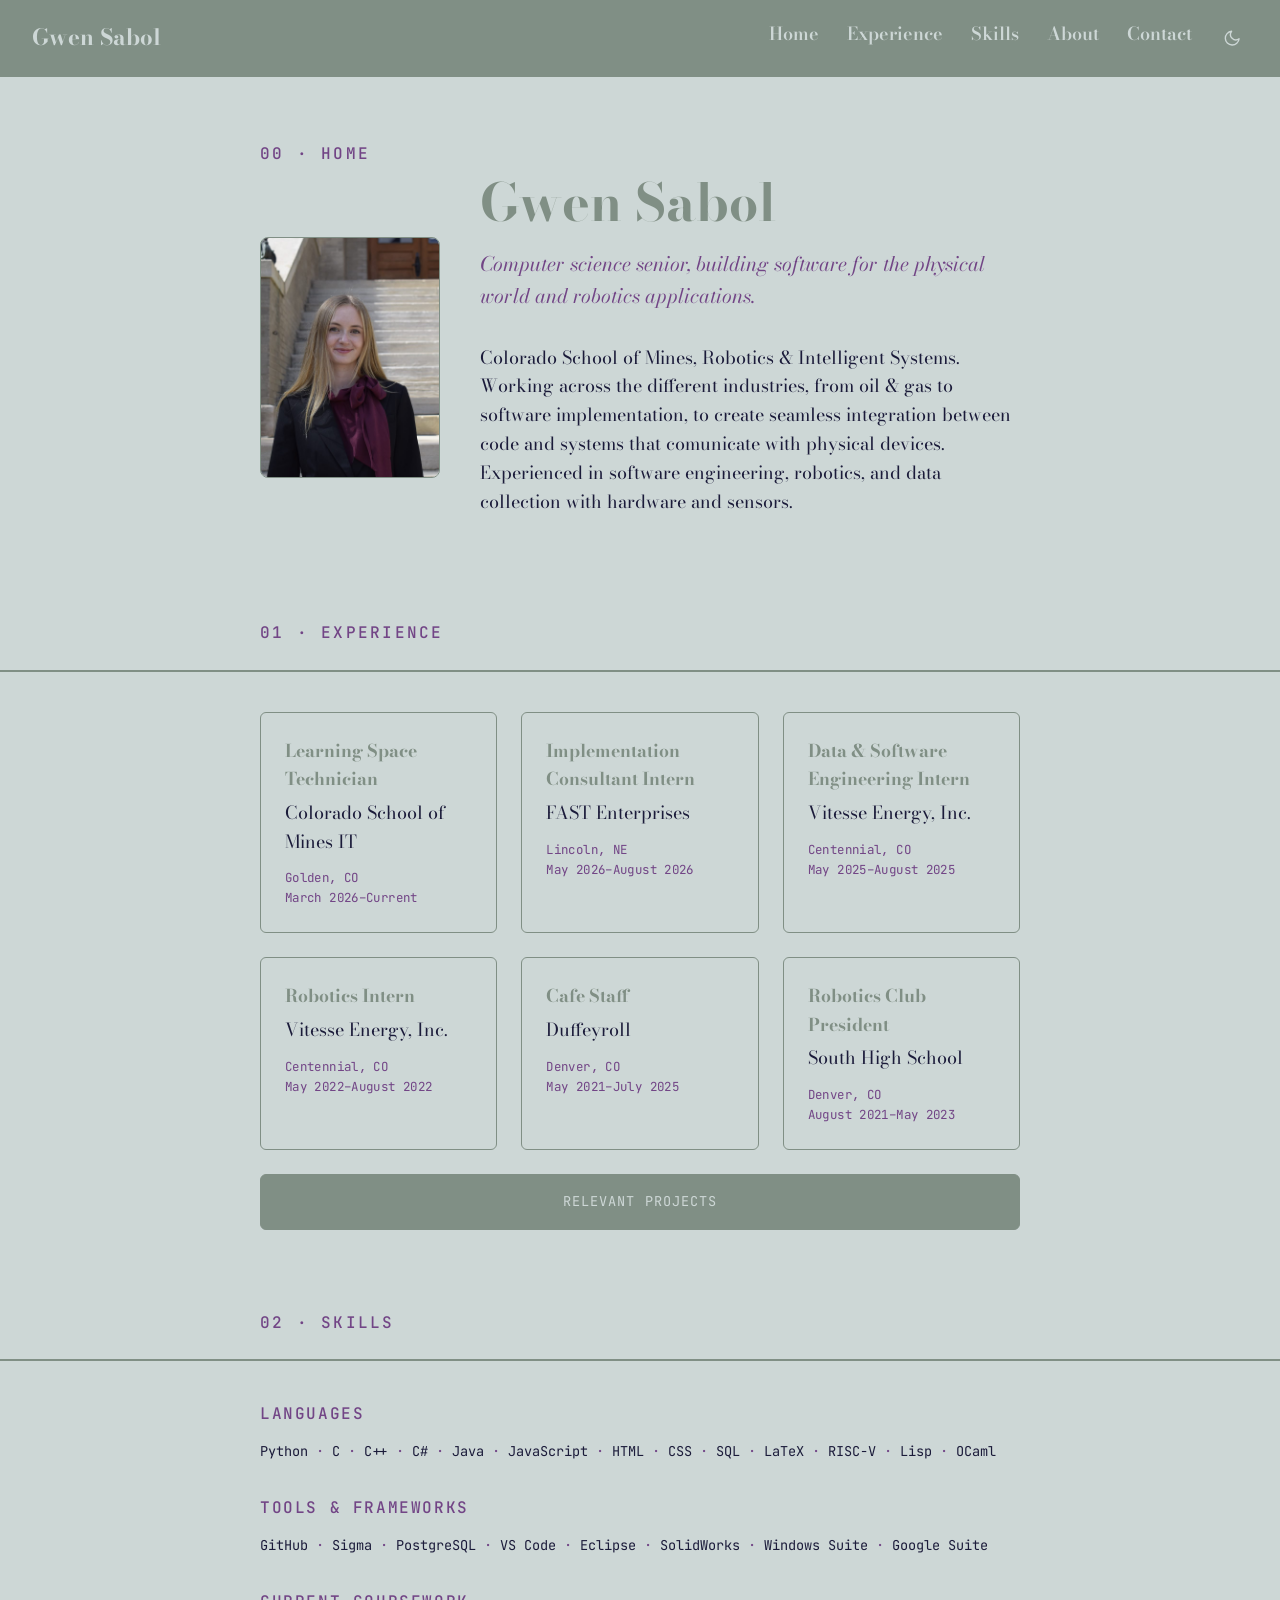
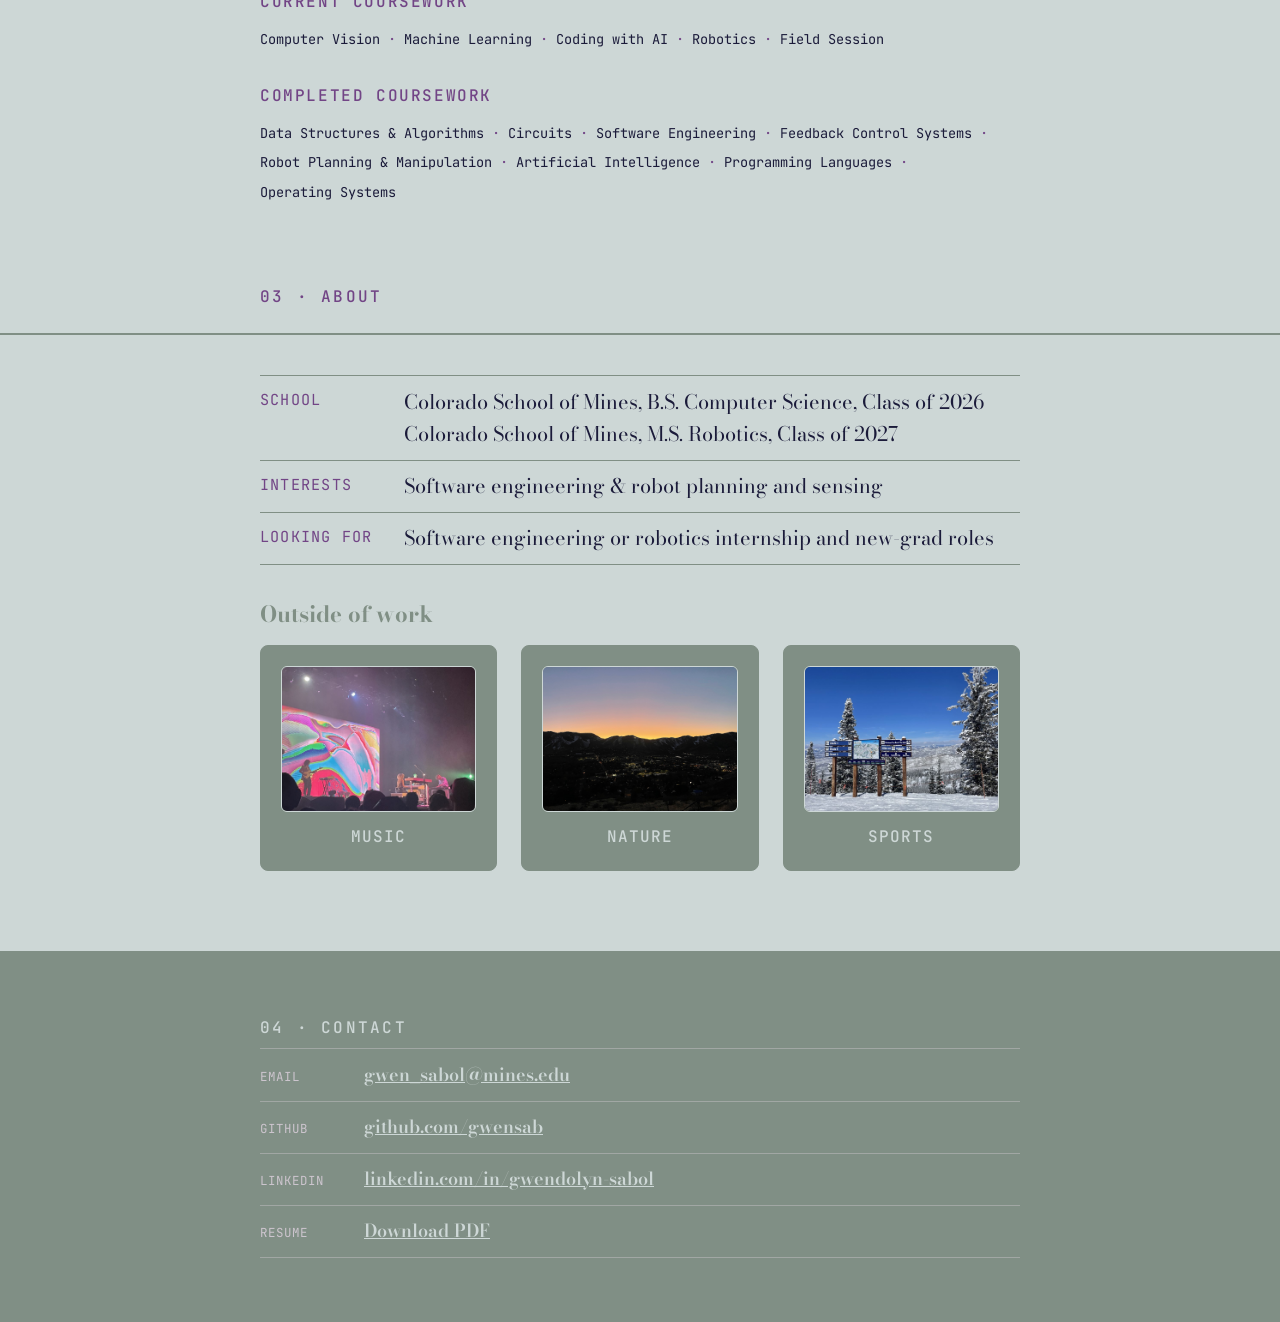
<file: index.html>
<!doctype html>
<html lang="en">
<head>
  <meta charset="utf-8">
  <meta name="viewport" content="width=device-width, initial-scale=1">
  <title>Gwen Sabol</title>
  <link rel="preconnect" href="https://fonts.googleapis.com">
  <link rel="preconnect" href="https://fonts.gstatic.com" crossorigin>
  <link href="https://fonts.googleapis.com/css2?family=Bodoni+Moda:ital,wght@0,400;0,500;0,600;0,700;1,400;1,500;1,600&family=JetBrains+Mono:wght@400;500;600;700&display=swap" rel="stylesheet">
  <link rel="stylesheet" href="style.css">
</head>
<body>
  <!-- Home page: the site's landing page and only page in the top nav that
       isn't a full page of its own, everything else (Experience, Skills,
       About, Contact) is a same-page section jumped to by id (#home,
       #experience, etc.). Projects, Music, Nature, and Sports are separate
       pages linked from inside these sections rather than from the nav. -->
  <script>document.documentElement.setAttribute('data-theme', localStorage.getItem('theme') === 'dark' ? 'dark' : 'light');</script>

  <header class="topnav">
    <a class="site-name" href="#home">Gwen Sabol</a>
    <div class="topnav-right">
      <nav aria-label="Primary">
        <ul>
          <li><a href="#home">Home</a></li>
          <li><a href="#experience">Experience</a></li>
          <li><a href="#skills">Skills</a></li>
          <li><a href="#about">About</a></li>
          <li><a href="#contact">Contact</a></li>
        </ul>
      </nav>
      <button id="theme-toggle" class="theme-toggle" type="button" aria-label="Switch to dark mode">
        <svg class="icon-moon" viewBox="0 0 24 24"><path d="M21 12.79A9 9 0 1111.21 3 7 7 0 0021 12.79z"/></svg>
        <svg class="icon-sun" viewBox="0 0 24 24"><circle cx="12" cy="12" r="4"/><path d="M12 2v2M12 20v2M4.93 4.93l1.41 1.41M17.66 17.66l1.41 1.41M2 12h2M20 12h2M4.93 19.07l1.41-1.41M17.66 6.34l1.41-1.41"/></svg>
      </button>
    </div>
  </header>
  <script>
    document.getElementById('theme-toggle').addEventListener('click', function () {
      var next = document.documentElement.getAttribute('data-theme') === 'dark' ? 'light' : 'dark';
      document.documentElement.setAttribute('data-theme', next);
      localStorage.setItem('theme', next);
    });
  </script>

  <main>
    <section id="home" class="page-section">
      <div class="section-box">
        <p class="eyebrow">00 &middot; Home</p>
        <div class="home-layout">
          <img class="headshot" src="attachments/headshot.jpg" alt="Portrait of Gwen Sabol">
          <div class="prose">
            <h1>Gwen Sabol</h1>
            <p class="tagline">Computer science senior, building software for the physical world and robotics applications.</p>
            <p>
              Colorado School of Mines, Robotics &amp; Intelligent Systems. <br>
              Working across the different industries, from oil &amp; gas to software implementation, 
              to create seamless integration between code and systems that comunicate with physical devices. 
              Experienced in software engineering, robotics, and data collection with hardware and sensors.
            </p>
          </div>
        </div>
      </div>
    </section>

    <!-- Experience: work history, plus a button to projects.html (the
         Relevant Projects page, no longer in the top nav). -->
    <section id="experience" class="page-section">
      <div class="section-box">
        <p class="eyebrow">01 &middot; Experience</p>
      </div>
      <div class="section-rule" aria-hidden="true"></div>
      <div class="section-box section-body">
        <div class="experience-grid">
          <div class="experience-card">
            <h3>Learning Space Technician</h3>
            <p class="company">Colorado School of Mines IT</p>
            <p class="meta">Golden, CO<br>March 2026&ndash;Current</p>
          </div>

          <div class="experience-card">
            <h3>Implementation Consultant Intern</h3>
            <p class="company">FAST Enterprises</p>
            <p class="meta">Lincoln, NE<br>May 2026&ndash;August 2026</p>
          </div>

          <div class="experience-card">
            <h3>Data &amp; Software Engineering Intern</h3>
            <p class="company">Vitesse Energy, Inc.</p>
            <p class="meta">Centennial, CO<br>May 2025&ndash;August 2025</p>
          </div>

          <div class="experience-card">
            <h3>Robotics Intern</h3>
            <p class="company">Vitesse Energy, Inc.</p>
            <p class="meta">Centennial, CO<br>May 2022&ndash;August 2022</p>
          </div>

          <div class="experience-card">
            <h3>Cafe Staff</h3>
            <p class="company">Duffeyroll</p>
            <p class="meta">Denver, CO<br>May 2021&ndash;July 2025</p>
          </div>

          <div class="experience-card">
            <h3>Robotics Club President</h3>
            <p class="company">South High School</p>
            <p class="meta">Denver, CO<br>August 2021&ndash;May 2023</p>
          </div>

        </div>

        <a class="relevant-projects-btn" href="projects.html">Relevant Projects</a>
      </div>
    </section>

    <section id="skills" class="page-section">
      <div class="section-box">
        <p class="eyebrow">02 &middot; Skills</p>
      </div>
      <div class="section-rule" aria-hidden="true"></div>
      <div class="section-box section-body">
        <div class="skill-group">
          <h3>Languages</h3>
          <ul class="tag-list">
            <li>Python</li>
            <li>C</li>
            <li>C++</li>
            <li>C#</li>
            <li>Java</li>
            <li>JavaScript</li>
            <li>HTML</li>
            <li>CSS</li>
            <li>SQL</li>
            <li>LaTeX</li>
            <li>RISC-V</li>
            <li>Lisp</li>
            <li>OCaml</li>
          </ul>
        </div>

        <div class="skill-group">
          <h3>Tools &amp; frameworks</h3>
          <ul class="tag-list">
            <li>GitHub</li>
            <li>Sigma</li>
            <li>PostgreSQL</li>
            <li>VS Code</li>
            <li>Eclipse</li>
            <li>SolidWorks</li>
            <li>Windows Suite</li>
            <li>Google Suite</li>
          </ul>
        </div>

        <div class="skill-group">
          <h3>Current Coursework</h3>
          <ul class="tag-list">
            <li>Computer Vision</li>
            <li>Machine Learning</li>
            <li>Coding with AI</li>
            <li>Robotics</li>
            <li>Field Session</li>
          </ul>
        </div>

        <div class="skill-group">
          <h3>Completed Coursework</h3>
          <ul class="tag-list">
            <li>Data Structures &amp; Algorithms</li>
            <li>Circuits</li>
            <li>Software Engineering</li>
            <li>Feedback Control Systems</li>
            <li>Robot Planning &amp; Manipulation</li>
            <li>Artificial Intelligence</li>
            <li>Programming Languages</li>
            <li>Operating Systems</li>
          </ul>
        </div>
      </div>
    </section>

    <!-- About: the fact list, plus the "Outside of work" tiles that link to
         concerts.html, hiking.html, and skiing.html (also not in the nav). -->
    <section id="about" class="page-section">
      <div class="section-box">
        <p class="eyebrow">03 &middot; About</p>
      </div>
      <div class="section-rule" aria-hidden="true"></div>
      <div class="section-box section-body">
        <ul class="fact-list">
          <li><span class="label">School</span> <span>Colorado School of Mines, B.S. Computer Science, Class of 2026<br>Colorado School of Mines, M.S. Robotics, Class of 2027</span></li>
          <li><span class="label">Interests</span> Software engineering &amp; robot planning and sensing</li>
          <li><span class="label">Looking for</span> Software engineering or robotics internship and new-grad roles</li>
        </ul>

        <h3>Outside of work</h3>
        <div class="interest-grid">
          <a class="interest-item" href="concerts.html">
            <img class="placeholder-photo" src="attachments/concerts/concert_1.jpg" alt="Music photo">
            <span class="interest-name">Music</span>
          </a>

          <a class="interest-item" href="hiking.html">
            <img class="placeholder-photo" src="attachments/nature/nature_1.jpg" alt="Nature photo">
            <span class="interest-name">Nature</span>
          </a>

          <a class="interest-item" href="skiing.html">
            <img class="placeholder-photo" src="attachments/sports/skiing_1.jpg" alt="Sports photo">
            <span class="interest-name">Sports</span>
          </a>
        </div>
      </div>
    </section>

    <section id="contact" class="page-section">
      <div class="contact-bar">
        <div class="section-box">
          <p class="eyebrow">04 &middot; Contact</p>
          <ul class="contact-list">
            <li><span class="label">Email</span> <a href="mailto:gwen_sabol@mines.edu">gwen_sabol@mines.edu</a></li>
            <li><span class="label">GitHub</span> <a href="https://github.com/gwensab">github.com/gwensab</a></li>
            <li><span class="label">LinkedIn</span> <a href="https://linkedin.com/in/gwendolyn-sabol">linkedin.com/in/gwendolyn-sabol</a></li>
            <li><span class="label">Resume</span> <a href="attachments/resume.pdf">Download PDF</a></li>
          </ul>
        </div>
      </div>
    </section>
  </main>

</body>
</html>
</file>
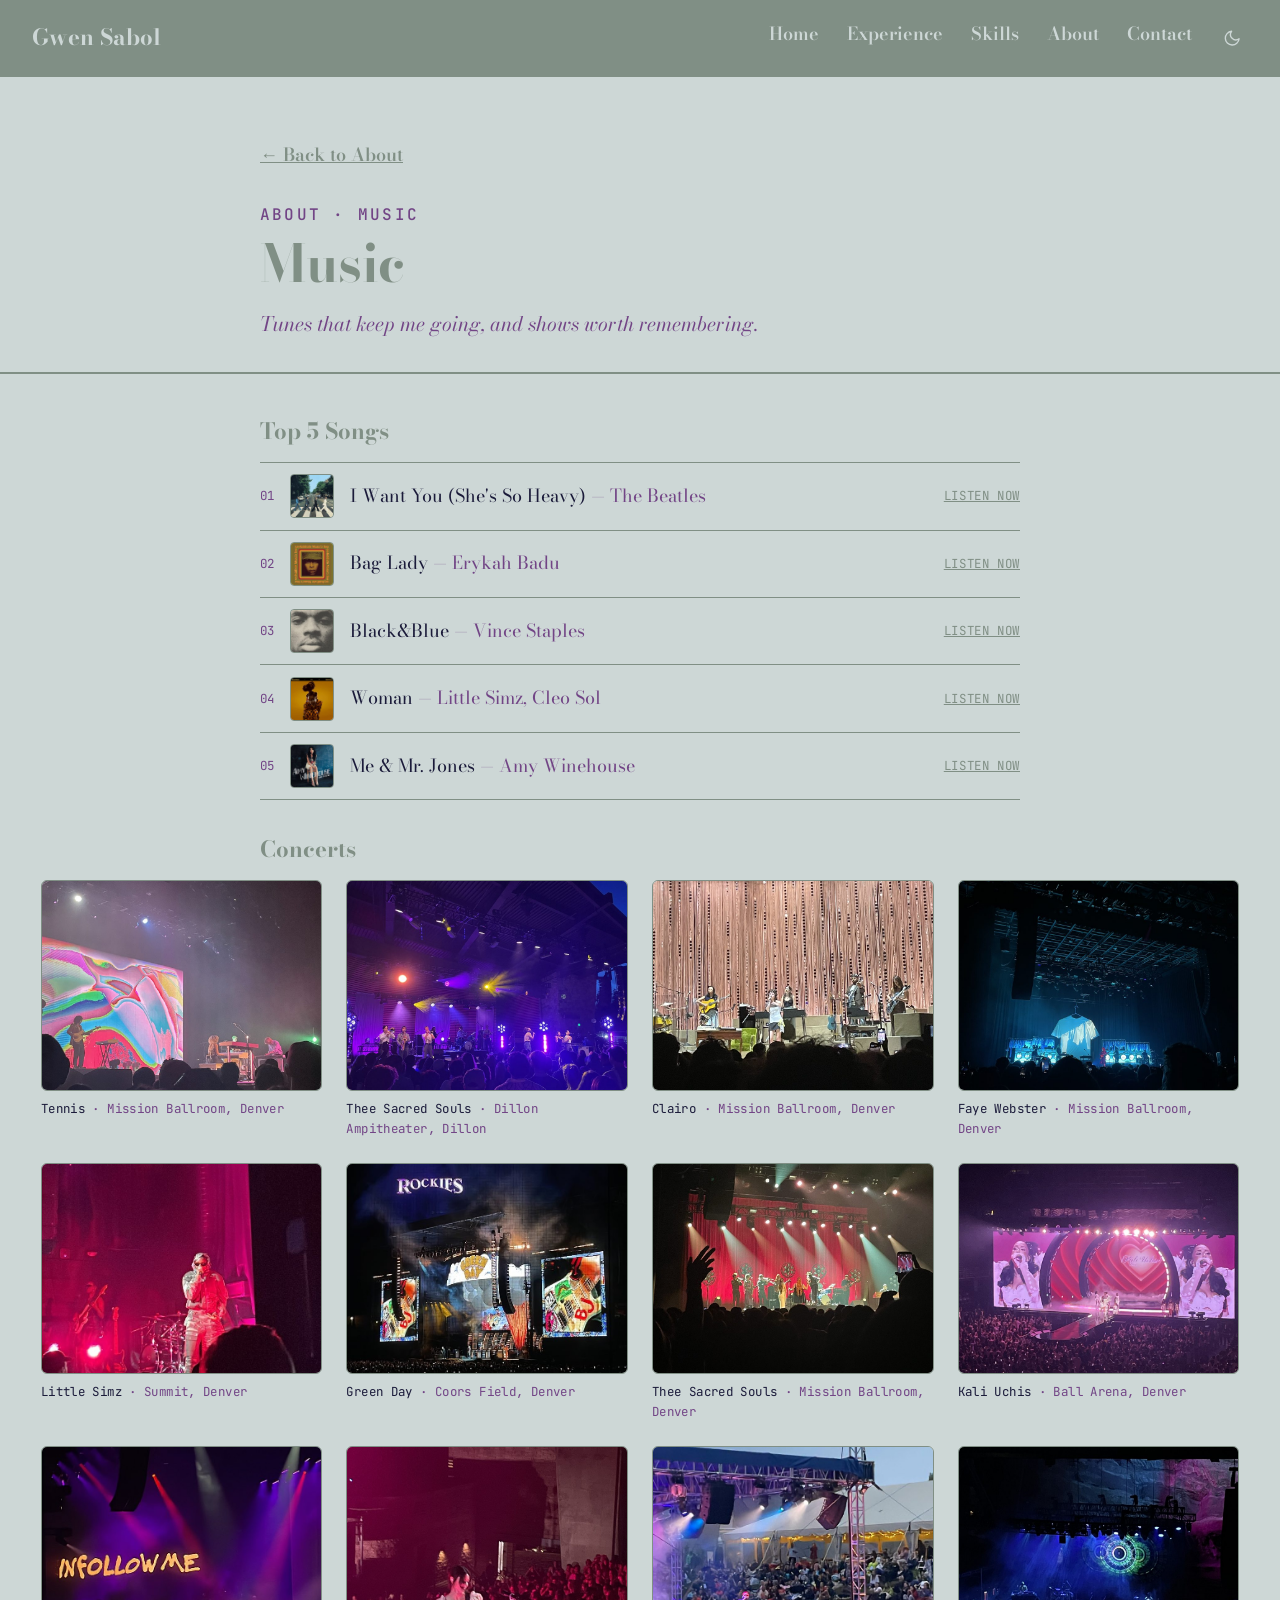
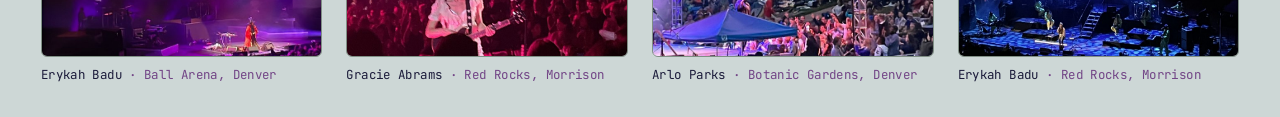
<file: concerts.html>
<!doctype html>
<html lang="en">
<head>
  <meta charset="utf-8">
  <meta name="viewport" content="width=device-width, initial-scale=1">
  <title>Music - Gwen Sabol</title>
  <link rel="preconnect" href="https://fonts.googleapis.com">
  <link rel="preconnect" href="https://fonts.gstatic.com" crossorigin>
  <link href="https://fonts.googleapis.com/css2?family=Bodoni+Moda:ital,wght@0,400;0,500;0,600;0,700;1,400;1,500;1,600&family=JetBrains+Mono:wght@400;500;600;700&display=swap" rel="stylesheet">
  <link rel="stylesheet" href="style.css">
</head>
<body>
  <!-- Music page: one of three "Outside of work" pages linked from the About
       section's tiles on index.html (concerts.html, hiking.html,
       skiing.html), not from the top nav. -->
  <script>document.documentElement.setAttribute('data-theme', localStorage.getItem('theme') === 'dark' ? 'dark' : 'light');</script>

  <header class="topnav">
    <a class="site-name" href="index.html#home">Gwen Sabol</a>
    <div class="topnav-right">
      <nav aria-label="Primary">
        <ul>
          <li><a href="index.html#home">Home</a></li>
          <li><a href="index.html#experience">Experience</a></li>
          <li><a href="index.html#skills">Skills</a></li>
          <li><a href="index.html#about">About</a></li>
          <li><a href="index.html#contact">Contact</a></li>
        </ul>
      </nav>
      <button id="theme-toggle" class="theme-toggle" type="button" aria-label="Switch to dark mode">
        <svg class="icon-moon" viewBox="0 0 24 24"><path d="M21 12.79A9 9 0 1111.21 3 7 7 0 0021 12.79z"/></svg>
        <svg class="icon-sun" viewBox="0 0 24 24"><circle cx="12" cy="12" r="4"/><path d="M12 2v2M12 20v2M4.93 4.93l1.41 1.41M17.66 17.66l1.41 1.41M2 12h2M20 12h2M4.93 19.07l1.41-1.41M17.66 6.34l1.41-1.41"/></svg>
      </button>
    </div>
  </header>
  <script>
    document.getElementById('theme-toggle').addEventListener('click', function () {
      var next = document.documentElement.getAttribute('data-theme') === 'dark' ? 'light' : 'dark';
      document.documentElement.setAttribute('data-theme', next);
      localStorage.setItem('theme', next);
    });
  </script>

  <main>
    <div class="page-section">
      <div class="section-box">
        <a class="back-link" href="index.html#about">&larr; Back to About</a>
        <p class="eyebrow">About &middot; Music</p>
        <h1>Music</h1>
        <p class="tagline">Tunes that keep me going, and shows worth remembering.</p>
      </div>
      <div class="section-rule" aria-hidden="true"></div>
      <div class="section-box section-body">
        <h3>Top 5 Songs</h3>
        <ol class="song-list">
          <li><span class="rank">01</span><img class="cover" src="attachments/album_covers/beatles_album.jpg" alt="Album cover"><span class="song">I Want You (She's So Heavy) <span class="artist">&mdash; The Beatles</span></span><a class="listen-link" href="https://open.spotify.com/track/3Z25k4ZF6QENy2d9YatsM5" target="_blank" rel="noopener">Listen now</a></li>
          <li><span class="rank">02</span><img class="cover" src="attachments/album_covers/erykah_album.jpg" alt="Album cover"><span class="song">Bag Lady <span class="artist">&mdash; Erykah Badu</span></span><a class="listen-link" href="https://open.spotify.com/track/7BgUcOjSOlKJXASLgJ6bx1" target="_blank" rel="noopener">Listen now</a></li>
          <li><span class="rank">03</span><img class="cover" src="attachments/album_covers/vince_album.jpg" alt="Album cover"><span class="song">Black&amp;Blue <span class="artist">&mdash; Vince Staples</span></span><a class="listen-link" href="https://open.spotify.com/track/6sKGGi2pVKXR69s1SNdhGv" target="_blank" rel="noopener">Listen now</a></li>
          <li><span class="rank">04</span><img class="cover" src="attachments/album_covers/simz_album.jpg" alt="Album cover"><span class="song">Woman <span class="artist">&mdash; Little Simz, Cleo Sol</span></span><a class="listen-link" href="https://open.spotify.com/track/19e3zI5xbWppLkj4wSFBEu" target="_blank" rel="noopener">Listen now</a></li>
          <li><span class="rank">05</span><img class="cover" src="attachments/album_covers/amy_album.jpg" alt="Album cover"><span class="song">Me &amp; Mr. Jones <span class="artist">&mdash; Amy Winehouse</span></span><a class="listen-link" href="https://open.spotify.com/track/0gU2VBeGIIZ27xsdNdVcQ0" target="_blank" rel="noopener">Listen now</a></li>
        </ol>

        <h3>Concerts</h3>
        <div class="photo-grid">
          <div class="photo-card">
            <figure>
              <img class="placeholder-photo" src="attachments/concerts/concert_1.jpg" alt="Concert photo">
              <figcaption><span class="artist-name">Tennis</span> &middot; Mission Ballroom, Denver</figcaption>
            </figure>
          </div>
          <div class="photo-card">
            <figure>
              <img class="placeholder-photo" src="attachments/concerts/concert_2.jpg" alt="Concert photo">
              <figcaption><span class="artist-name">Thee Sacred Souls</span> &middot; Dillon Ampitheater, Dillon</figcaption>
            </figure>
          </div>
          <div class="photo-card">
            <figure>
              <img class="placeholder-photo" src="attachments/concerts/concert_3.jpg" alt="Concert photo" style="object-position: bottom;">
              <figcaption><span class="artist-name">Clairo</span> &middot; Mission Ballroom, Denver</figcaption>
            </figure>
          </div>
          <div class="photo-card">
            <figure>
              <img class="placeholder-photo" src="attachments/concerts/concert_4.jpg" alt="Concert photo">
              <figcaption><span class="artist-name">Faye Webster</span> &middot; Mission Ballroom, Denver</figcaption>
            </figure>
          </div>
          <div class="photo-card">
            <figure>
              <img class="placeholder-photo" src="attachments/concerts/concert_5.jpg" alt="Concert photo" style="object-position: bottom;">
              <figcaption><span class="artist-name">Little Simz</span> &middot; Summit, Denver</figcaption>
            </figure>
          </div>
          <div class="photo-card">
            <figure>
              <img class="placeholder-photo" src="attachments/concerts/concert_6.jpg" alt="Concert photo" style="object-position: bottom;">
              <figcaption><span class="artist-name">Green Day</span> &middot; Coors Field, Denver</figcaption>
            </figure>
          </div>
          <div class="photo-card">
            <figure>
              <img class="placeholder-photo" src="attachments/concerts/concert_7.jpg" alt="Concert photo" style="object-position: bottom;">
              <figcaption><span class="artist-name">Thee Sacred Souls</span> &middot; Mission Ballroom, Denver</figcaption>
            </figure>
          </div>
          <div class="photo-card">
            <figure>
              <img class="placeholder-photo" src="attachments/concerts/concert_8.jpg" alt="Concert photo">
              <figcaption><span class="artist-name">Kali Uchis</span> &middot; Ball Arena, Denver</figcaption>
            </figure>
          </div>
          <div class="photo-card">
            <figure>
              <img class="placeholder-photo" src="attachments/concerts/concert_9.jpg" alt="Concert photo">
              <figcaption><span class="artist-name">Erykah Badu</span> &middot; Ball Arena, Denver</figcaption>
            </figure>
          </div>
          <div class="photo-card">
            <figure>
              <img class="placeholder-photo" src="attachments/concerts/concert_10.jpg" alt="Concert photo">
              <figcaption><span class="artist-name">Gracie Abrams</span> &middot; Red Rocks, Morrison</figcaption>
            </figure>
          </div>
          <div class="photo-card">
            <figure>
              <img class="placeholder-photo" src="attachments/concerts/concert_11.jpg" alt="Concert photo">
              <figcaption><span class="artist-name">Arlo Parks</span> &middot; Botanic Gardens, Denver</figcaption>
            </figure>
          </div>
          <div class="photo-card">
            <figure>
              <img class="placeholder-photo" src="attachments/concerts/concert_12.jpg" alt="Concert photo">
              <figcaption><span class="artist-name">Erykah Badu</span> &middot; Red Rocks, Morrison</figcaption>
            </figure>
          </div>
        </div>
      </div>
    </div>
  </main>

</body>
</html>
</file>
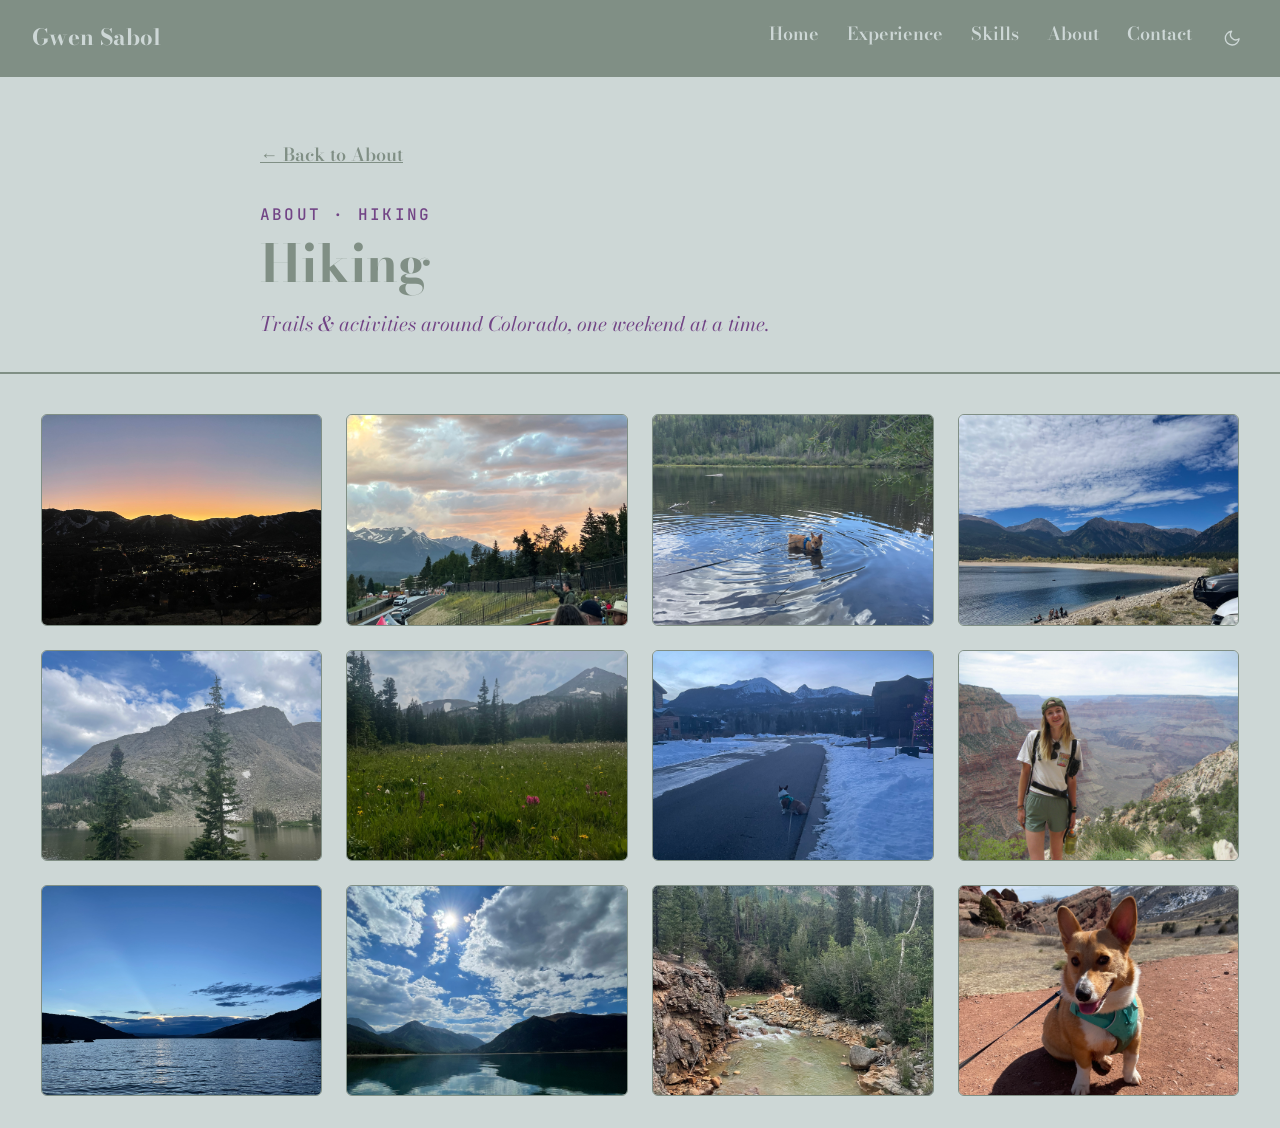
<file: hiking.html>
<!doctype html>
<html lang="en">
<head>
  <meta charset="utf-8">
  <meta name="viewport" content="width=device-width, initial-scale=1">
  <title>Hiking - Gwen Sabol</title>
  <link rel="preconnect" href="https://fonts.googleapis.com">
  <link rel="preconnect" href="https://fonts.gstatic.com" crossorigin>
  <link href="https://fonts.googleapis.com/css2?family=Bodoni+Moda:ital,wght@0,400;0,500;0,600;0,700;1,400;1,500;1,600&family=JetBrains+Mono:wght@400;500;600;700&display=swap" rel="stylesheet">
  <link rel="stylesheet" href="style.css">
</head>
<body>
  <!-- Nature page: one of three "Outside of work" pages linked from the About
       section's tiles on index.html (concerts.html, hiking.html,
       skiing.html), not from the top nav. -->
  <script>document.documentElement.setAttribute('data-theme', localStorage.getItem('theme') === 'dark' ? 'dark' : 'light');</script>

  <header class="topnav">
    <a class="site-name" href="index.html#home">Gwen Sabol</a>
    <div class="topnav-right">
      <nav aria-label="Primary">
        <ul>
          <li><a href="index.html#home">Home</a></li>
          <li><a href="index.html#experience">Experience</a></li>
          <li><a href="index.html#skills">Skills</a></li>
          <li><a href="index.html#about">About</a></li>
          <li><a href="index.html#contact">Contact</a></li>
        </ul>
      </nav>
      <button id="theme-toggle" class="theme-toggle" type="button" aria-label="Switch to dark mode">
        <svg class="icon-moon" viewBox="0 0 24 24"><path d="M21 12.79A9 9 0 1111.21 3 7 7 0 0021 12.79z"/></svg>
        <svg class="icon-sun" viewBox="0 0 24 24"><circle cx="12" cy="12" r="4"/><path d="M12 2v2M12 20v2M4.93 4.93l1.41 1.41M17.66 17.66l1.41 1.41M2 12h2M20 12h2M4.93 19.07l1.41-1.41M17.66 6.34l1.41-1.41"/></svg>
      </button>
    </div>
  </header>
  <script>
    document.getElementById('theme-toggle').addEventListener('click', function () {
      var next = document.documentElement.getAttribute('data-theme') === 'dark' ? 'light' : 'dark';
      document.documentElement.setAttribute('data-theme', next);
      localStorage.setItem('theme', next);
    });
  </script>

  <main>
    <div class="page-section">
      <div class="section-box">
        <a class="back-link" href="index.html#about">&larr; Back to About</a>
        <p class="eyebrow">About &middot; Hiking</p>
        <h1>Hiking</h1>
        <p class="tagline">Trails &amp; activities around Colorado, one weekend at a time.</p>
      </div>
      <div class="section-rule" aria-hidden="true"></div>
      <div class="section-box section-body">
        <div class="photo-grid">
          <div class="photo-card">
            <img class="placeholder-photo" src="attachments/nature/nature_1.jpg" alt="Nature photo">
          </div>
          <div class="photo-card">
            <img class="placeholder-photo" src="attachments/nature/nature_2.jpg" alt="Nature photo" style="object-position: bottom;">
          </div>
          <div class="photo-card">
            <img class="placeholder-photo" src="attachments/nature/nature_3.jpg" alt="Nature photo">
          </div>
          <div class="photo-card">
            <img class="placeholder-photo" src="attachments/nature/nature_4.jpg" alt="Nature photo">
          </div>
          <div class="photo-card">
            <img class="placeholder-photo" src="attachments/nature/nature_5.jpg" alt="Nature photo">
          </div>
          <div class="photo-card">
            <img class="placeholder-photo" src="attachments/nature/nature_6.jpg" alt="Nature photo">
          </div>
          <div class="photo-card">
            <img class="placeholder-photo" src="attachments/nature/nature_7.jpg" alt="Nature photo">
          </div>
          <div class="photo-card">
            <img class="placeholder-photo" src="attachments/nature/nature_8.jpg" alt="Nature photo">
          </div>
          <div class="photo-card">
            <img class="placeholder-photo" src="attachments/nature/nature_9.jpg" alt="Nature photo">
          </div>
          <div class="photo-card">
            <img class="placeholder-photo" src="attachments/nature/nature_10.jpg" alt="Nature photo">
          </div>
          <div class="photo-card">
            <img class="placeholder-photo" src="attachments/nature/nature_11.jpg" alt="Nature photo">
          </div>
          <div class="photo-card">
            <img class="placeholder-photo" src="attachments/nature/nature_12.jpg" alt="Nature photo">
          </div>
        </div>
      </div>
    </div>
  </main>

</body>
</html>
</file>
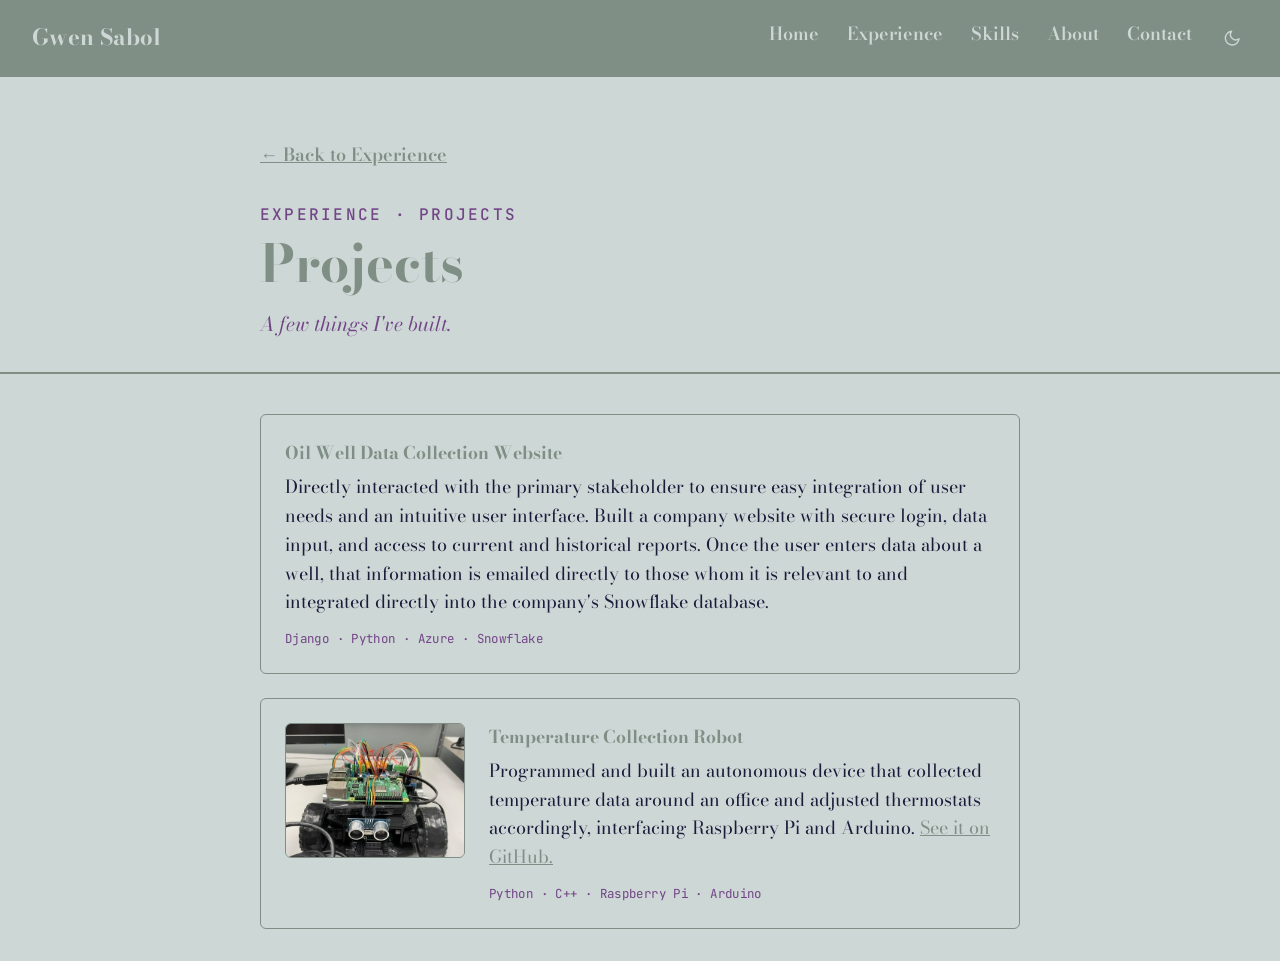
<file: projects.html>
<!doctype html>
<html lang="en">
<head>
  <meta charset="utf-8">
  <meta name="viewport" content="width=device-width, initial-scale=1">
  <title>Projects - Gwen Sabol</title>
  <link rel="preconnect" href="https://fonts.googleapis.com">
  <link rel="preconnect" href="https://fonts.gstatic.com" crossorigin>
  <link href="https://fonts.googleapis.com/css2?family=Bodoni+Moda:ital,wght@0,400;0,500;0,600;0,700;1,400;1,500;1,600&family=JetBrains+Mono:wght@400;500;600;700&display=swap" rel="stylesheet">
  <link rel="stylesheet" href="style.css">
</head>
<body>
  <!-- Projects page: linked from the "Relevant Projects" button in the
       Experience section on index.html, not from the top nav. -->
  <script>document.documentElement.setAttribute('data-theme', localStorage.getItem('theme') === 'dark' ? 'dark' : 'light');</script>

  <header class="topnav">
    <a class="site-name" href="index.html#home">Gwen Sabol</a>
    <div class="topnav-right">
      <nav aria-label="Primary">
        <ul>
          <li><a href="index.html#home">Home</a></li>
          <li><a href="index.html#experience">Experience</a></li>
          <li><a href="index.html#skills">Skills</a></li>
          <li><a href="index.html#about">About</a></li>
          <li><a href="index.html#contact">Contact</a></li>
        </ul>
      </nav>
      <button id="theme-toggle" class="theme-toggle" type="button" aria-label="Switch to dark mode">
        <svg class="icon-moon" viewBox="0 0 24 24"><path d="M21 12.79A9 9 0 1111.21 3 7 7 0 0021 12.79z"/></svg>
        <svg class="icon-sun" viewBox="0 0 24 24"><circle cx="12" cy="12" r="4"/><path d="M12 2v2M12 20v2M4.93 4.93l1.41 1.41M17.66 17.66l1.41 1.41M2 12h2M20 12h2M4.93 19.07l1.41-1.41M17.66 6.34l1.41-1.41"/></svg>
      </button>
    </div>
  </header>
  <script>
    document.getElementById('theme-toggle').addEventListener('click', function () {
      var next = document.documentElement.getAttribute('data-theme') === 'dark' ? 'light' : 'dark';
      document.documentElement.setAttribute('data-theme', next);
      localStorage.setItem('theme', next);
    });
  </script>

  <main>
    <div class="page-section">
      <div class="section-box">
        <a class="back-link" href="index.html#experience">&larr; Back to Experience</a>
        <p class="eyebrow">Experience &middot; Projects</p>
        <h1>Projects</h1>
        <p class="tagline">A few things I've built.</p>
      </div>
      <div class="section-rule" aria-hidden="true"></div>
      <div class="section-box section-body">
        <div class="project-grid">
          <div class="project-card">
            <h3>Oil Well Data Collection Website</h3>
            <p>Directly interacted with the primary stakeholder to ensure easy integration of user needs and an intuitive user interface. 
              Built a company website with secure login, data input, and access to current and historical reports. Once the user enters data about a well,
              that information is emailed directly to those whom it is relevant to and integrated directly into the company's Snowflake database.</p>
            <p class="tags">Django &middot; Python &middot; Azure &middot; Snowflake</p>
          </div>

          <div class="project-card project-card-photo">
            <img class="project-photo" src="attachments/robot_proj.jpg" alt="Temperature collection robot">
            <div>
              <h3>Temperature Collection Robot</h3>
              <p>Programmed and built an autonomous device that collected temperature data around an office and adjusted thermostats accordingly, interfacing Raspberry Pi and Arduino. <a href="https://github.com/gwensab/Temperature-Collection-Robot" target="_blank" rel="noopener">See it on GitHub.</a></p>
              <p class="tags">Python &middot; C++ &middot; Raspberry Pi &middot; Arduino</p>
            </div>
          </div>
        </div>
      </div>
    </div>
  </main>

</body>
</html>
</file>
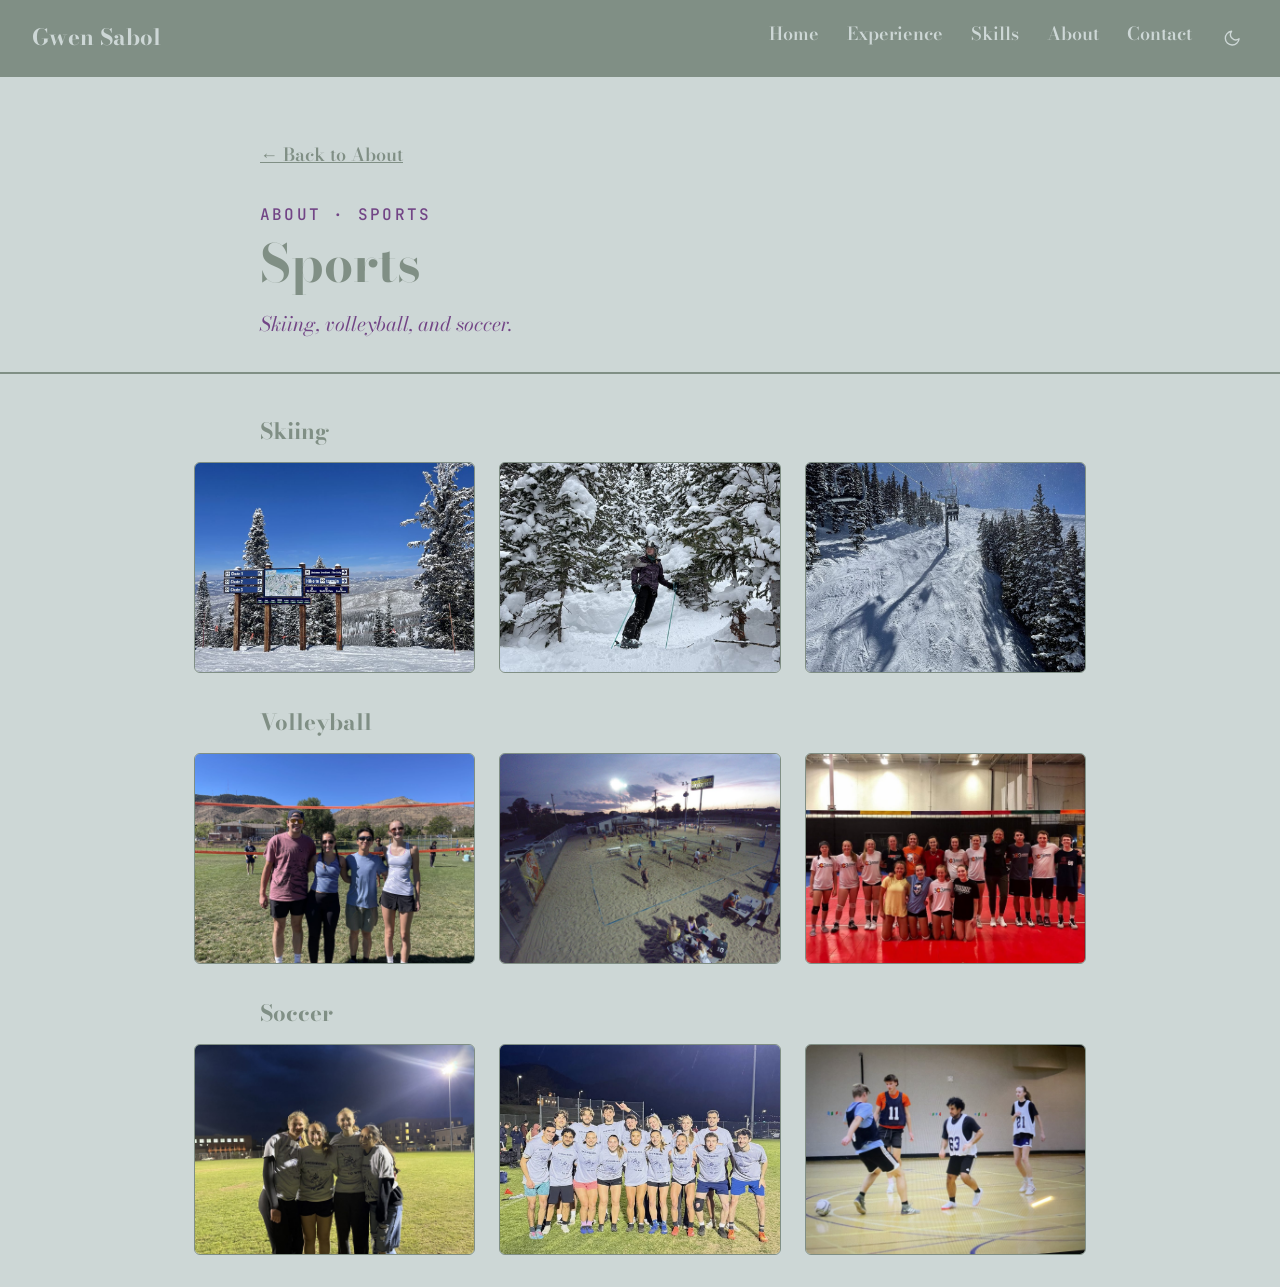
<file: skiing.html>
<!doctype html>
<html lang="en">
<head>
  <meta charset="utf-8">
  <meta name="viewport" content="width=device-width, initial-scale=1">
  <title>Sports - Gwen Sabol</title>
  <link rel="preconnect" href="https://fonts.googleapis.com">
  <link rel="preconnect" href="https://fonts.gstatic.com" crossorigin>
  <link href="https://fonts.googleapis.com/css2?family=Bodoni+Moda:ital,wght@0,400;0,500;0,600;0,700;1,400;1,500;1,600&family=JetBrains+Mono:wght@400;500;600;700&display=swap" rel="stylesheet">
  <link rel="stylesheet" href="style.css">
</head>
<body>
  <!-- Sports page: one of three "Outside of work" pages linked from the About
       section's tiles on index.html (concerts.html, hiking.html,
       skiing.html), not from the top nav. -->
  <script>document.documentElement.setAttribute('data-theme', localStorage.getItem('theme') === 'dark' ? 'dark' : 'light');</script>

  <header class="topnav">
    <a class="site-name" href="index.html#home">Gwen Sabol</a>
    <div class="topnav-right">
      <nav aria-label="Primary">
        <ul>
          <li><a href="index.html#home">Home</a></li>
          <li><a href="index.html#experience">Experience</a></li>
          <li><a href="index.html#skills">Skills</a></li>
          <li><a href="index.html#about">About</a></li>
          <li><a href="index.html#contact">Contact</a></li>
        </ul>
      </nav>
      <button id="theme-toggle" class="theme-toggle" type="button" aria-label="Switch to dark mode">
        <svg class="icon-moon" viewBox="0 0 24 24"><path d="M21 12.79A9 9 0 1111.21 3 7 7 0 0021 12.79z"/></svg>
        <svg class="icon-sun" viewBox="0 0 24 24"><circle cx="12" cy="12" r="4"/><path d="M12 2v2M12 20v2M4.93 4.93l1.41 1.41M17.66 17.66l1.41 1.41M2 12h2M20 12h2M4.93 19.07l1.41-1.41M17.66 6.34l1.41-1.41"/></svg>
      </button>
    </div>
  </header>
  <script>
    document.getElementById('theme-toggle').addEventListener('click', function () {
      var next = document.documentElement.getAttribute('data-theme') === 'dark' ? 'light' : 'dark';
      document.documentElement.setAttribute('data-theme', next);
      localStorage.setItem('theme', next);
    });
  </script>

  <main>
    <div class="page-section">
      <div class="section-box">
        <a class="back-link" href="index.html#about">&larr; Back to About</a>
        <p class="eyebrow">About &middot; Sports</p>
        <h1>Sports</h1>
        <p class="tagline">Skiing, volleyball, and soccer.</p>
      </div>
      <div class="section-rule" aria-hidden="true"></div>
      <div class="section-box section-body">
        <h3>Skiing</h3>
        <div class="photo-grid">
          <div class="photo-card">
            <img class="placeholder-photo" src="attachments/sports/skiing_1.jpg" alt="Skiing photo">
          </div>
          <div class="photo-card">
            <img class="placeholder-photo" src="attachments/sports/skiing_2.jpg" alt="Skiing photo">
          </div>
          <div class="photo-card">
            <img class="placeholder-photo" src="attachments/sports/skiing_3.jpg" alt="Skiing photo">
          </div>
        </div>

        <h3>Volleyball</h3>
        <div class="photo-grid">
          <div class="photo-card">
            <img class="placeholder-photo" src="attachments/sports/volleyball_1.jpg" alt="Volleyball photo">
          </div>
          <div class="photo-card">
            <img class="placeholder-photo" src="attachments/sports/volleyball_2.jpg" alt="Volleyball photo">
          </div>
          <div class="photo-card">
            <img class="placeholder-photo" src="attachments/sports/volleyball_3.jpg" alt="Volleyball photo">
          </div>
        </div>

        <h3>Soccer</h3>
        <div class="photo-grid">
          <div class="photo-card">
            <img class="placeholder-photo" src="attachments/sports/soccer_1.jpg" alt="Soccer photo">
          </div>
          <div class="photo-card">
            <img class="placeholder-photo" src="attachments/sports/soccer_2.jpg" alt="Soccer photo">
          </div>
          <div class="photo-card">
            <img class="placeholder-photo" src="attachments/sports/soccer_3.jpg" alt="Soccer photo">
          </div>
        </div>
      </div>
    </div>
  </main>

</body>
</html>
</file>
<file: style.css>
/* Technical/index feel: numbered eyebrows, full-bleed rule bars under each
   heading, a mono accent face for labels/numbers/tags, and list/card-based
   Experience/About sections instead of soft panels. No gradients. */

/* Color roles, light and dark mode share the same names but different values:
   --accent / --muted: TEXT color only (headings, links, tags, captions,
     eyebrows) sitting directly on the page background. Keep these readable
     against --bg in both themes.
   --accent-fill / --muted-fill: BACKGROUND/BORDER color for filled surfaces
     (top nav, contact bar, section-rule divider, the Relevant Projects
     button, the About page tiles). These can be darker/lighter than
     --accent/--muted without hurting text legibility elsewhere.
   --on-accent: the text color used on top of an --accent-fill/--muted-fill
     surface, chosen per theme to stay readable against those fills.
   --box-bg: the hover-state text color for links/buttons sitting on an
     --accent-fill surface (nav links, theme toggle, contact bar links). */

:root {
  color-scheme: light;
  --bg: #CDD7D6;
  --text: #1B1B3A;
  --muted: #724586;
  --accent: #808F85;
  --accent-fill: #808F85;
  --muted-fill: #724586;
  --on-accent: #CDD7D6;
  --box-bg: #d1cebd;
  --border: #808F85;
}

:root[data-theme="dark"] {
  color-scheme: dark;
  --bg: #1c1a17;
  --text: #ede8e2;
  --muted: #724586;
  --accent: #808F85;
  --accent-fill: #4d5650;
  --muted-fill: #442950;
  --on-accent: #ede8e2;
  --box-bg: #d1cebd;
  --border: #4c4a3f;
}

* {
  box-sizing: border-box;
}

html {
  scroll-behavior: smooth;
}

body {
  position: relative;
  margin: 0;
  min-height: 100vh;
  overflow-x: hidden;
  background: var(--bg);
  color: var(--text);
  font-family: "Bodoni Moda", Georgia, serif;
  font-weight: 400;
  font-size: 1.125rem;
  line-height: 1.6;
}

a {
  color: var(--accent);
}

a:focus-visible,
button:focus-visible {
  outline: 2px solid var(--accent);
  outline-offset: 2px;
}

/* Top nav: sticky, one bold band of color. */

.topnav {
  position: sticky;
  top: 0;
  z-index: 10;
  display: flex;
  align-items: center;
  justify-content: space-between;
  flex-wrap: wrap;
  gap: 1rem;
  padding: 1.25rem 2rem;
  background: var(--accent-fill);
}

.topnav .site-name {
  font-size: 1.4rem;
  font-weight: 700;
  text-decoration: none;
  color: var(--on-accent);
}

.topnav-right {
  display: flex;
  align-items: center;
  gap: 1.5rem;
  flex-wrap: wrap;
}

.topnav nav ul {
  list-style: none;
  margin: 0;
  padding: 0;
  display: flex;
  flex-wrap: wrap;
  gap: 0.5rem 1.75rem;
}

.topnav nav a {
  text-decoration: none;
  color: var(--on-accent);
  font-weight: 600;
}

.topnav nav a:hover,
.topnav nav a:focus-visible {
  color: var(--box-bg);
}

.theme-toggle {
  display: flex;
  align-items: center;
  justify-content: center;
  width: 2rem;
  height: 2rem;
  padding: 0;
  border: none;
  border-radius: 4px;
  background: transparent;
  color: var(--on-accent);
  cursor: pointer;
}

.theme-toggle:hover {
  color: var(--box-bg);
}

.theme-toggle svg {
  width: 1.15rem;
  height: 1.15rem;
  stroke: currentColor;
  fill: none;
  stroke-width: 1.8;
  stroke-linecap: round;
  stroke-linejoin: round;
}

.theme-toggle .icon-sun {
  display: none;
}

:root[data-theme="dark"] .theme-toggle .icon-sun {
  display: block;
}

:root[data-theme="dark"] .theme-toggle .icon-moon {
  display: none;
}

/* Page content */

main {
  position: relative;
  z-index: 1;
  max-width: 900px;
  margin: 0 auto;
  padding: 4rem 2rem 2rem;
}

.section-box {
  max-width: 760px;
  margin: 0 auto;
}

.prose {
  max-width: 65ch;
}

.home-layout {
  display: flex;
  align-items: center;
  gap: 2.5rem;
  flex-wrap: nowrap;
}

.headshot {
  width: 180px;
  height: auto;
  flex-shrink: 0;
  border-radius: 8px;
  border: 1px solid var(--border);
}

h1,
h2,
h3,
h4 {
  font-weight: 700;
}

h1 {
  font-size: 3.25rem;
  line-height: 1.1;
  color: var(--accent);
  margin: 0 0 1rem;
}

h2 {
  color: var(--accent);
  font-size: 1.85rem;
  margin: 0;
}

h3 {
  color: var(--accent);
  font-size: 1.4rem;
  margin-top: 2rem;
  margin-bottom: 0.75rem;
}

p {
  margin: 0 0 1.5rem;
}

ul {
  margin: 0 0 1.5rem;
  padding-left: 1.25rem;
}

li {
  margin-bottom: 0.5rem;
}

.tagline {
  font-size: 1.25rem;
  font-style: italic;
  color: var(--muted);
  margin-bottom: 2rem;
}

/* Numbered eyebrow label + full-bleed rule under each section heading. */

.eyebrow {
  font-family: "JetBrains Mono", ui-monospace, "SFMono-Regular", Menlo, monospace;
  font-size: 1rem;
  font-weight: 500;
  letter-spacing: 0.14em;
  text-transform: uppercase;
  color: var(--muted);
  margin: 0 0 0.5rem;
}

.section-rule {
  position: relative;
  left: 50%;
  width: 100vw;
  margin-left: -50vw;
  height: 2px;
  background: var(--accent-fill);
  margin-top: 1.5rem;
}

.section-body {
  margin-top: 2.5rem;
}

/* Sections stack on one page, with plenty of separation. */

.page-section {
  scroll-margin-top: 5.5rem;
  margin-bottom: 5rem;
}

.page-section:last-child {
  margin-bottom: 0;
}

/* Experience: boxed cards, three across. Projects: stacked, full width. */

.experience-grid {
  display: grid;
  grid-template-columns: repeat(3, 1fr);
  gap: 1.5rem;
}

.project-grid {
  display: flex;
  flex-direction: column;
  gap: 1.5rem;
}

.experience-card,
.project-card {
  border: 1px solid var(--border);
  border-radius: 6px;
  padding: 1.5rem;
}

/* Modifier for a .project-card that has a photo: puts the image to the left
   of the text instead of the plain stacked h3/p/tags layout. */

.project-card-photo {
  display: flex;
  gap: 1.5rem;
  align-items: flex-start;
}

.project-photo {
  width: 180px;
  aspect-ratio: 4 / 3;
  object-fit: cover;
  flex-shrink: 0;
  border-radius: 6px;
  border: 1px solid var(--border);
}

.experience-card h3,
.project-card h3 {
  margin: 0 0 0.35rem;
  font-size: 1.1rem;
}

.experience-card .company,
.project-card p {
  margin: 0 0 0.75rem;
  font-weight: 400;
}

.experience-card .meta,
.project-card .tags {
  margin: 0;
  font-family: "JetBrains Mono", ui-monospace, "SFMono-Regular", Menlo, monospace;
  font-size: 0.78rem;
  letter-spacing: 0.03em;
  color: var(--muted);
}

.relevant-projects-btn {
  display: block;
  margin-top: 1.5rem;
  padding: 1rem;
  text-align: center;
  border: 1px solid var(--accent-fill);
  border-radius: 6px;
  font-family: "JetBrains Mono", ui-monospace, "SFMono-Regular", Menlo, monospace;
  font-size: 0.85rem;
  letter-spacing: 0.08em;
  text-transform: uppercase;
  text-decoration: none;
  background: var(--accent-fill);
  color: var(--on-accent);
  transition: background-color 0.15s ease, border-color 0.15s ease;
}

.relevant-projects-btn:hover,
.relevant-projects-btn:focus-visible {
  background: var(--muted-fill);
  border-color: var(--muted-fill);
  color: var(--on-accent);
}

/* About: a compact key/value fact list plus a clean indexed link list. */

.fact-list {
  list-style: none;
  margin: 0 0 2rem;
  padding: 0;
}

.fact-list li {
  display: flex;
  gap: 1rem;
  padding: 0.6rem 0;
  border-bottom: 1px solid var(--border);
  margin-bottom: 0;
  font-size: 1.25rem;
}

.fact-list li:first-child {
  border-top: 1px solid var(--border);
}

.fact-list .label {
  font-family: "JetBrains Mono", ui-monospace, "SFMono-Regular", Menlo, monospace;
  font-size: 0.95rem;
  letter-spacing: 0.08em;
  text-transform: uppercase;
  color: var(--muted);
  min-width: 8rem;
  flex-shrink: 0;
  padding-top: 0.15rem;
}

/* "Outside of work" tiles: solid-filled photo buttons linking to the three
   topic pages (concerts.html, hiking.html, skiing.html). Filled by default,
   not just on hover, so they read as buttons before you touch them. */

.interest-grid {
  display: grid;
  grid-template-columns: repeat(3, 1fr);
  gap: 1.5rem;
}

.interest-item {
  display: block;
  text-align: center;
  text-decoration: none;
  color: var(--on-accent);
  padding: 1.25rem;
  border: 1px solid var(--accent-fill);
  border-radius: 8px;
  background: var(--accent-fill);
  transition: background-color 0.15s ease, border-color 0.15s ease;
}

.interest-item:hover,
.interest-item:focus-visible {
  border-color: var(--muted-fill);
  background: var(--muted-fill);
}

.interest-item .placeholder-photo {
  width: 100%;
  aspect-ratio: 4 / 3;
  object-fit: cover;
  margin-bottom: 0.75rem;
  border-radius: 6px;
  background: var(--bg);
  border: 1px solid var(--bg);
  display: flex;
  align-items: center;
  justify-content: center;
  color: var(--muted);
  font-size: 0.9rem;
}

.interest-item .interest-name {
  display: block;
  font-family: "JetBrains Mono", ui-monospace, "SFMono-Regular", Menlo, monospace;
  font-size: 1rem;
  font-weight: 500;
  letter-spacing: 0.06em;
  text-transform: uppercase;
  color: var(--on-accent);
}

/* Topic pages: photo + caption grid */

/* Breaks out to the full page width so each photo can run about a
   quarter of the page wide, the same technique as .section-rule. */

.photo-grid {
  position: relative;
  left: 50%;
  width: 100vw;
  margin-left: -50vw;
  box-sizing: border-box;
  padding: 0 2rem;
  display: flex;
  flex-wrap: wrap;
  justify-content: center;
  gap: 1.5rem;
}

.photo-card {
  flex: 0 0 auto;
  width: 22vw;
  min-width: 220px;
  max-width: 380px;
}

.photo-card .placeholder-photo {
  width: 100%;
  aspect-ratio: 4 / 3;
  object-fit: cover;
  border-radius: 6px;
  background: var(--bg);
  border: 1px solid var(--border);
  display: flex;
  align-items: center;
  justify-content: center;
  color: var(--muted);
  font-size: 0.95rem;
}

.photo-card figure {
  margin: 0;
}

.photo-card figcaption {
  margin-top: 0.5rem;
  font-family: "JetBrains Mono", ui-monospace, "SFMono-Regular", Menlo, monospace;
  font-size: 0.78rem;
  letter-spacing: 0.03em;
  color: var(--muted);
}

.photo-card figcaption .artist-name {
  color: var(--text);
}

@media (max-width: 600px) {
  .photo-grid {
    padding: 0 1.25rem;
  }
}

.back-link {
  display: inline-block;
  margin-bottom: 2rem;
  font-weight: 600;
}

/* Music page: ranked song list */

.song-list {
  list-style: none;
  margin: 0 0 2rem;
  padding: 0;
}

.song-list li {
  display: flex;
  align-items: center;
  gap: 1rem;
  padding: 0.7rem 0;
  border-bottom: 1px solid var(--border);
  margin-bottom: 0;
}

.song-list li:first-child {
  border-top: 1px solid var(--border);
}

.song-list .rank {
  font-family: "JetBrains Mono", ui-monospace, "SFMono-Regular", Menlo, monospace;
  font-size: 0.78rem;
  color: var(--muted);
  flex-shrink: 0;
}

.song-list .cover {
  width: 44px;
  height: 44px;
  flex-shrink: 0;
  object-fit: cover;
  border-radius: 4px;
  background: var(--bg);
  border: 1px solid var(--border);
}

.song-list .artist {
  color: var(--muted);
}

.song-list .listen-link {
  margin-left: auto;
  flex-shrink: 0;
  font-family: "JetBrains Mono", ui-monospace, "SFMono-Regular", Menlo, monospace;
  font-size: 0.78rem;
  letter-spacing: 0.05em;
  text-transform: uppercase;
  white-space: nowrap;
  color: var(--accent);
}

/* Skills: mono tag pills instead of bullet lists. */

.skill-group {
  margin-bottom: 2rem;
}

.skill-group:last-child {
  margin-bottom: 0;
}

.skill-group h3 {
  font-family: "JetBrains Mono", ui-monospace, "SFMono-Regular", Menlo, monospace;
  font-size: 1rem;
  font-weight: 500;
  letter-spacing: 0.1em;
  text-transform: uppercase;
  color: var(--muted);
  margin-top: 0;
  margin-bottom: 0.9rem;
}

.tag-list {
  display: flex;
  flex-wrap: wrap;
  align-items: center;
  gap: 0.5rem;
  list-style: none;
  margin: 0;
  padding: 0;
}

.tag-list li {
  font-family: "JetBrains Mono", ui-monospace, "SFMono-Regular", Menlo, monospace;
  font-size: 0.85rem;
  margin-bottom: 0;
  color: var(--text);
}

.tag-list li:not(:last-child)::after {
  content: "\00B7";
  margin-left: 0.5rem;
  color: var(--muted);
}

/* Contact: label/value rows. */

.contact-list {
  list-style: none;
  margin: 0;
  padding: 0;
}

.contact-list li {
  display: flex;
  align-items: baseline;
  gap: 1rem;
  padding: 0.7rem 0;
  border-bottom: 1px solid var(--border);
  margin-bottom: 0;
}

.contact-list li:first-child {
  border-top: 1px solid var(--border);
}

.contact-list .label {
  font-family: "JetBrains Mono", ui-monospace, "SFMono-Regular", Menlo, monospace;
  font-size: 0.78rem;
  letter-spacing: 0.08em;
  text-transform: uppercase;
  color: var(--muted);
  min-width: 5.5rem;
  flex-shrink: 0;
}

/* Contact bar: a full-bleed band like the top nav, flush to the bottom of
   the page since it's the last section, only in view once you scroll all
   the way down. */

.contact-bar {
  position: relative;
  left: 50%;
  width: 100vw;
  margin-left: -50vw;
  margin-bottom: -2rem;
  padding: 4rem 2rem;
  background: var(--accent-fill);
}

.contact-bar h2,
.contact-bar .eyebrow {
  color: var(--on-accent);
}

.contact-bar .contact-list li {
  border-color: rgb(236 220 236 / 30%);
}

.contact-bar .contact-list .label {
  color: rgb(236 220 236 / 70%);
}

.contact-bar .contact-list a {
  color: var(--on-accent);
  font-weight: 600;
}

.contact-bar .contact-list a:hover,
.contact-bar .contact-list a:focus-visible {
  color: var(--box-bg);
}

/* Narrow screens */

@media (max-width: 1000px) {
  .experience-grid {
    grid-template-columns: repeat(2, 1fr);
  }
}

@media (max-width: 800px) {
  .topnav {
    padding: 1.25rem 1.5rem;
  }

  .experience-grid {
    grid-template-columns: 1fr;
  }

  .project-card-photo {
    flex-direction: column;
  }

  .project-photo {
    width: 100%;
  }

  main {
    padding: 3rem 1.25rem 2rem;
  }

  .home-layout {
    flex-wrap: wrap;
    justify-content: center;
  }

  .headshot {
    width: 140px;
    margin: 0 auto;
  }

  .fact-list li {
    flex-wrap: wrap;
  }

  .song-list li {
    flex-wrap: wrap;
  }

  .song-list .listen-link {
    margin-left: calc(44px + 1rem);
  }

  .interest-grid {
    grid-template-columns: 1fr;
    gap: 0.75rem;
  }

  .interest-item .interest-name {
    font-size: 0.7rem;
  }

  h1 {
    font-size: 2.25rem;
  }
}
</file>
